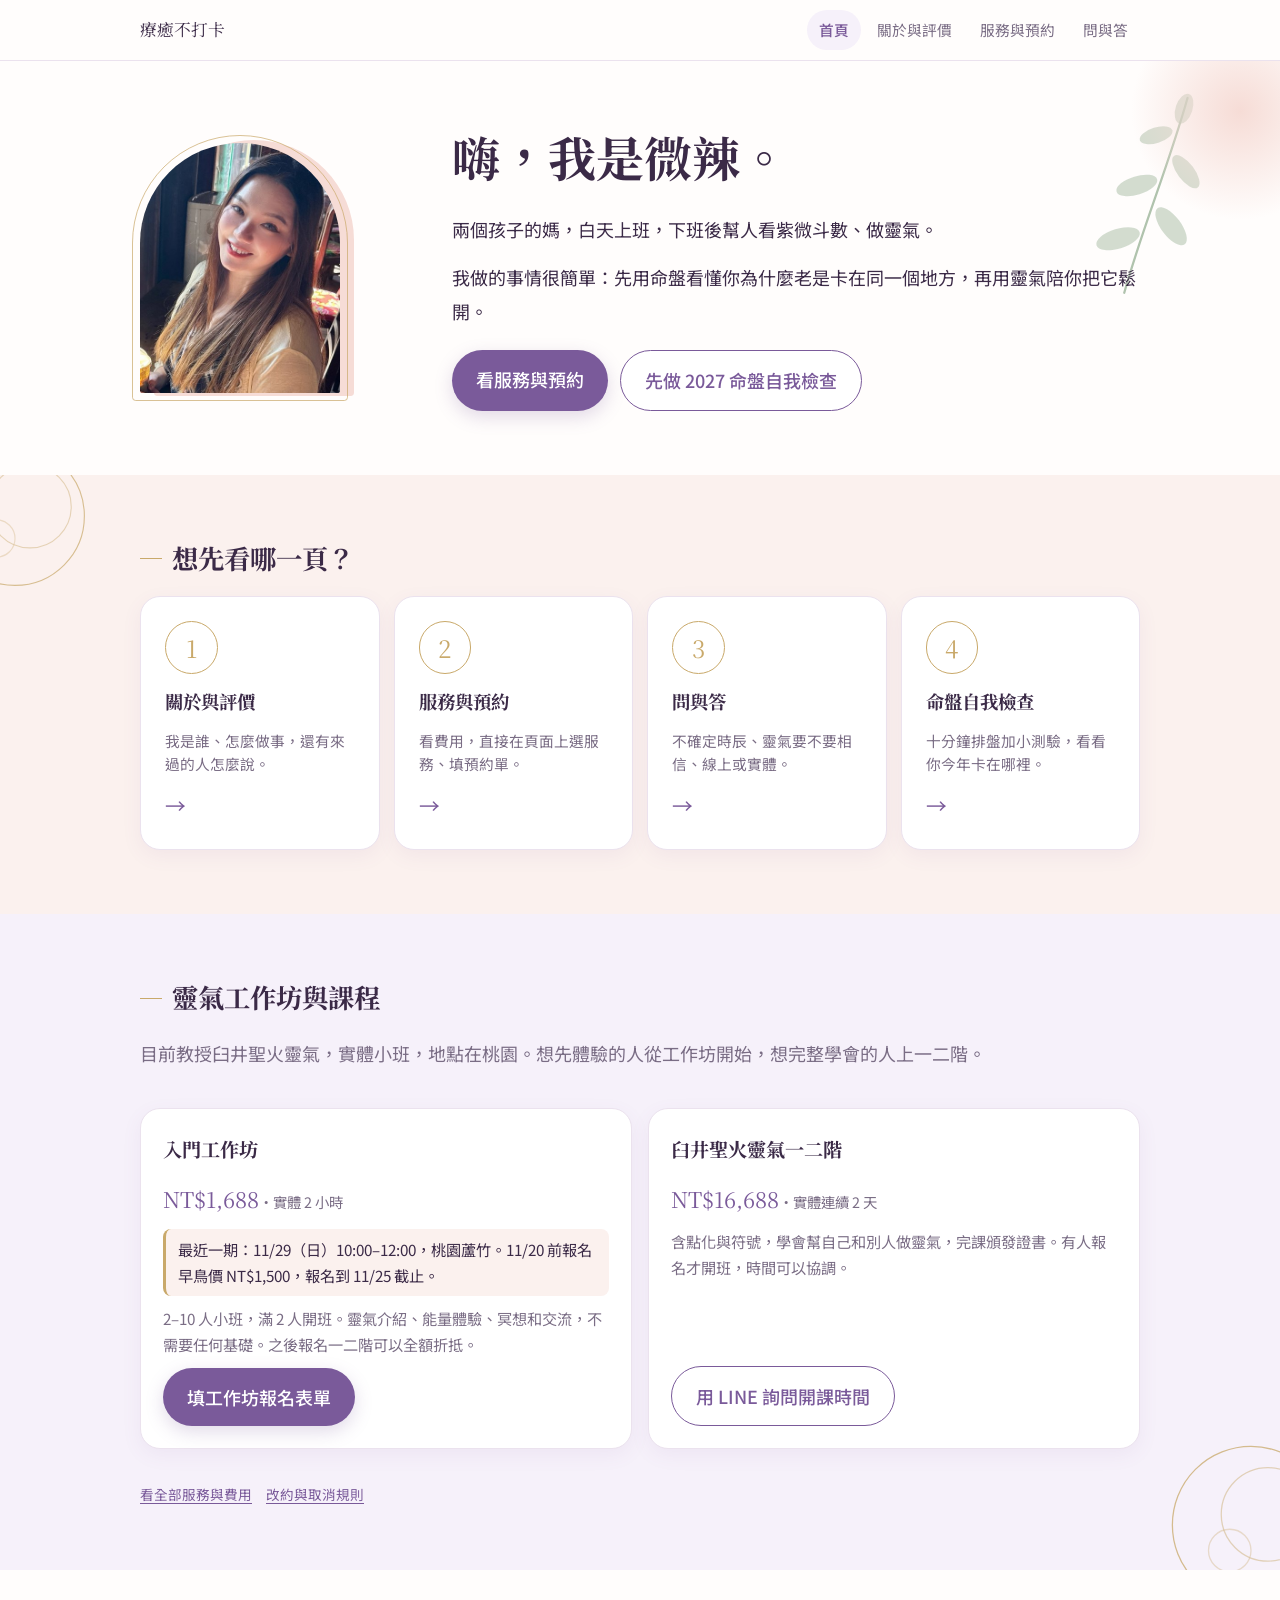
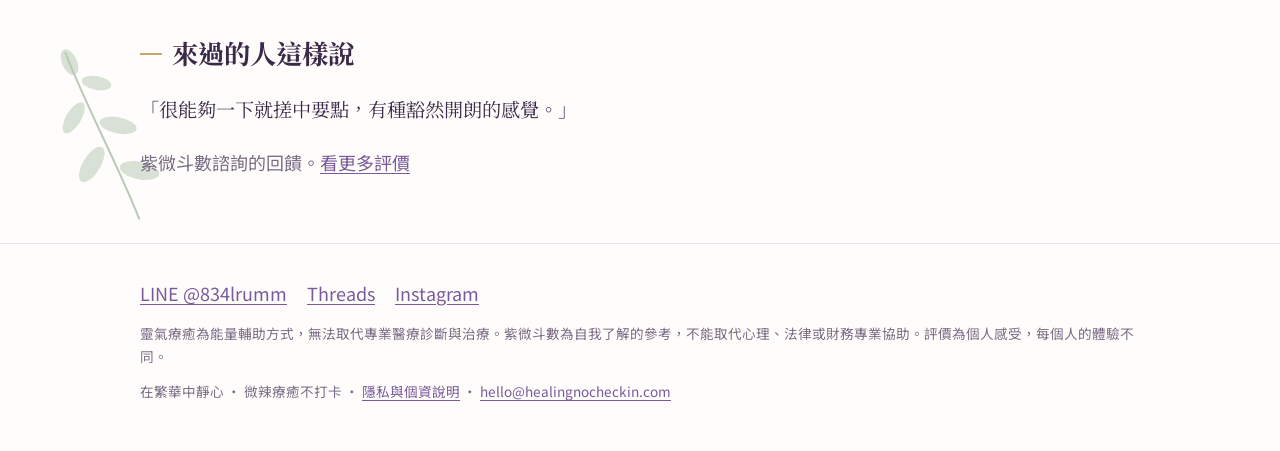
<file: index.html>
<!DOCTYPE html>
<html lang="zh-Hant">
<head>
<script>if(location.hostname.endsWith("github.io")){location.replace("https://healingnocheckin.com"+location.pathname.replace(/^\/vera-healingnocheckin/,"")+location.search+location.hash);}</script>
<meta charset="utf-8">
<meta name="viewport" content="width=device-width, initial-scale=1">
<title>微辣｜療癒不打卡</title>
<meta name="description" content="微辣的紫微斗數諮詢與臼井聖火靈氣。先看懂自己，再把它鬆開。">
<meta property="og:title" content="微辣｜療癒不打卡">
<meta property="og:description" content="微辣的紫微斗數諮詢與臼井聖火靈氣。先看懂自己，再把它鬆開。">
<meta property="og:type" content="website">
<meta property="og:url" content="https://healingnocheckin.com/">
<meta property="og:image" content="https://healingnocheckin.com/og.jpg">
<meta property="og:image:width" content="1200">
<meta property="og:image:height" content="630">
<meta property="og:site_name" content="療癒不打卡">
<meta property="og:locale" content="zh_TW">
<meta name="twitter:card" content="summary_large_image">
<link rel="icon" type="image/png" href="favicon.png">
<link rel="apple-touch-icon" href="apple-touch-icon.png">
<link rel="preconnect" href="https://fonts.googleapis.com">
<link rel="preconnect" href="https://fonts.gstatic.com" crossorigin>
<link href="https://fonts.googleapis.com/css2?family=Noto+Serif+TC:wght@500;700&family=Noto+Sans+TC:wght@400;500;700&display=swap" rel="stylesheet">
<link rel="stylesheet" href="site.css">
</head>
<body>
<header class="top"><div class="wrap">
  <a class="brand" href="./">療癒不打卡</a>
  <nav class="nav" aria-label="主選單"><a href="./" aria-current="page">首頁</a><a href="about.html">關於與評價</a><a href="services.html">服務與預約</a><a href="faq.html">問與答</a></nav>
</div></header>
<main>

<section class="band hello sprig-r dot"><div class="wrap">
  <div class="portrait-wrap"><img class="portrait" src="portrait.jpg" alt="微辣在窗邊微笑" width="440" height="550"></div>
  <h1>嗨，我是微辣。</h1>
  <div class="stack">
    <p>兩個孩子的媽，白天上班，下班後幫人看紫微斗數、做靈氣。</p>
    <p>我做的事情很簡單：先用命盤看懂你為什麼老是卡在同一個地方，再用靈氣陪你把它鬆開。</p>
  </div>
  <div class="row">
    <a class="btn" href="services.html">看服務與預約</a>
    <a class="btn quiet" href="check/">先做 2027 命盤自我檢查</a>
  </div>
</div></section>

<section class="band pink rings-l"><div class="wrap">
  <h2>想先看哪一頁？</h2>
  <div class="doors">
    <a class="door" href="about.html"><span class="no">1</span><b>關於與評價</b><span class="d">我是誰、怎麼做事，還有來過的人怎麼說。</span><span class="go" aria-hidden="true">→</span></a>
    <a class="door" href="services.html"><span class="no">2</span><b>服務與預約</b><span class="d">看費用，直接在頁面上選服務、填預約單。</span><span class="go" aria-hidden="true">→</span></a>
    <a class="door" href="faq.html"><span class="no">3</span><b>問與答</b><span class="d">不確定時辰、靈氣要不要相信、線上或實體。</span><span class="go" aria-hidden="true">→</span></a>
    <a class="door" href="check/"><span class="no">4</span><b>命盤自我檢查</b><span class="d">十分鐘排盤加小測驗，看看你今年卡在哪裡。</span><span class="go" aria-hidden="true">→</span></a>
  </div>
</div></section>

<section class="band lilac rings-r reveal" id="courses"><div class="wrap">
  <h2>靈氣工作坊與課程</h2>
  <p class="mute">目前教授臼井聖火靈氣，實體小班，地點在桃園。想先體驗的人從工作坊開始，想完整學會的人上一二階。</p>
  <div class="courses">
    <div class="course">
      <b>入門工作坊</b>
      <p class="price">NT$1,688<span>・實體 2 小時</span></p>
      <p class="next">最近一期：11/29（日）10:00–12:00，桃園蘆竹。11/20 前報名早鳥價 NT$1,500，報名到 11/25 截止。</p>
      <p class="d">2–10 人小班，滿 2 人開班。靈氣介紹、能量體驗、冥想和交流，不需要任何基礎。之後報名一二階可以全額折抵。</p>
      <a class="btn" href="https://forms.gle/31xfHaLxk3f94HTD6" target="_blank" rel="noopener">填工作坊報名表單</a>
    </div>
    <div class="course">
      <b>臼井聖火靈氣一二階</b>
      <p class="price">NT$16,688<span>・實體連續 2 天</span></p>
      <p class="d">含點化與符號，學會幫自己和別人做靈氣，完課頒發證書。有人報名才開班，時間可以協調。</p>
      <a class="btn quiet" href="https://lin.ee/IuBJs3j" target="_blank" rel="noopener">用 LINE 詢問開課時間</a>
    </div>
  </div>
  <p class="fine"><a href="services.html">看全部服務與費用</a>　<a href="services.html#policy">改約與取消規則</a></p>
</div></section>

<section class="band sprig-l reveal"><div class="wrap">
  <h2>來過的人這樣說</h2>
  <p class="quote">「很能夠一下就搓中要點，有種豁然開朗的感覺。」</p>
  <p class="mute">紫微斗數諮詢的回饋。<a href="about.html#voices">看更多評價</a></p>
</div></section>

</main>
<footer><div class="wrap">
  <p class="social">
    <a href="https://lin.ee/IuBJs3j" target="_blank" rel="noopener">LINE @834lrumm</a>
    <a href="https://www.threads.com/@vera_healingnocheckin" target="_blank" rel="noopener">Threads</a>
    <a href="https://www.instagram.com/vera_healingnocheckin" target="_blank" rel="noopener">Instagram</a>
  </p>
  <p class="fine">靈氣療癒為能量輔助方式，無法取代專業醫療診斷與治療。紫微斗數為自我了解的參考，不能取代心理、法律或財務專業協助。評價為個人感受，每個人的體驗不同。</p>
  <p class="fine">在繁華中靜心 · 微辣療癒不打卡 · <a href="privacy.html">隱私與個資說明</a> · <a href="mailto:hello@healingnocheckin.com">hello@healingnocheckin.com</a></p>
</div></footer>

<script>
(function(){
  if(!("IntersectionObserver" in window)) return;
  if(window.matchMedia && window.matchMedia("(prefers-reduced-motion: reduce)").matches) return;
  var io=new IntersectionObserver(function(es){es.forEach(function(e){if(e.isIntersecting){e.target.classList.remove("pre");io.unobserve(e.target);}});},{threshold:.08});
  Array.prototype.forEach.call(document.querySelectorAll(".reveal"),function(el){
    if(el.getBoundingClientRect().top>window.innerHeight*0.9){el.classList.add("pre");io.observe(el);}
  });
})();
</script>
</body>
</html>
</file>
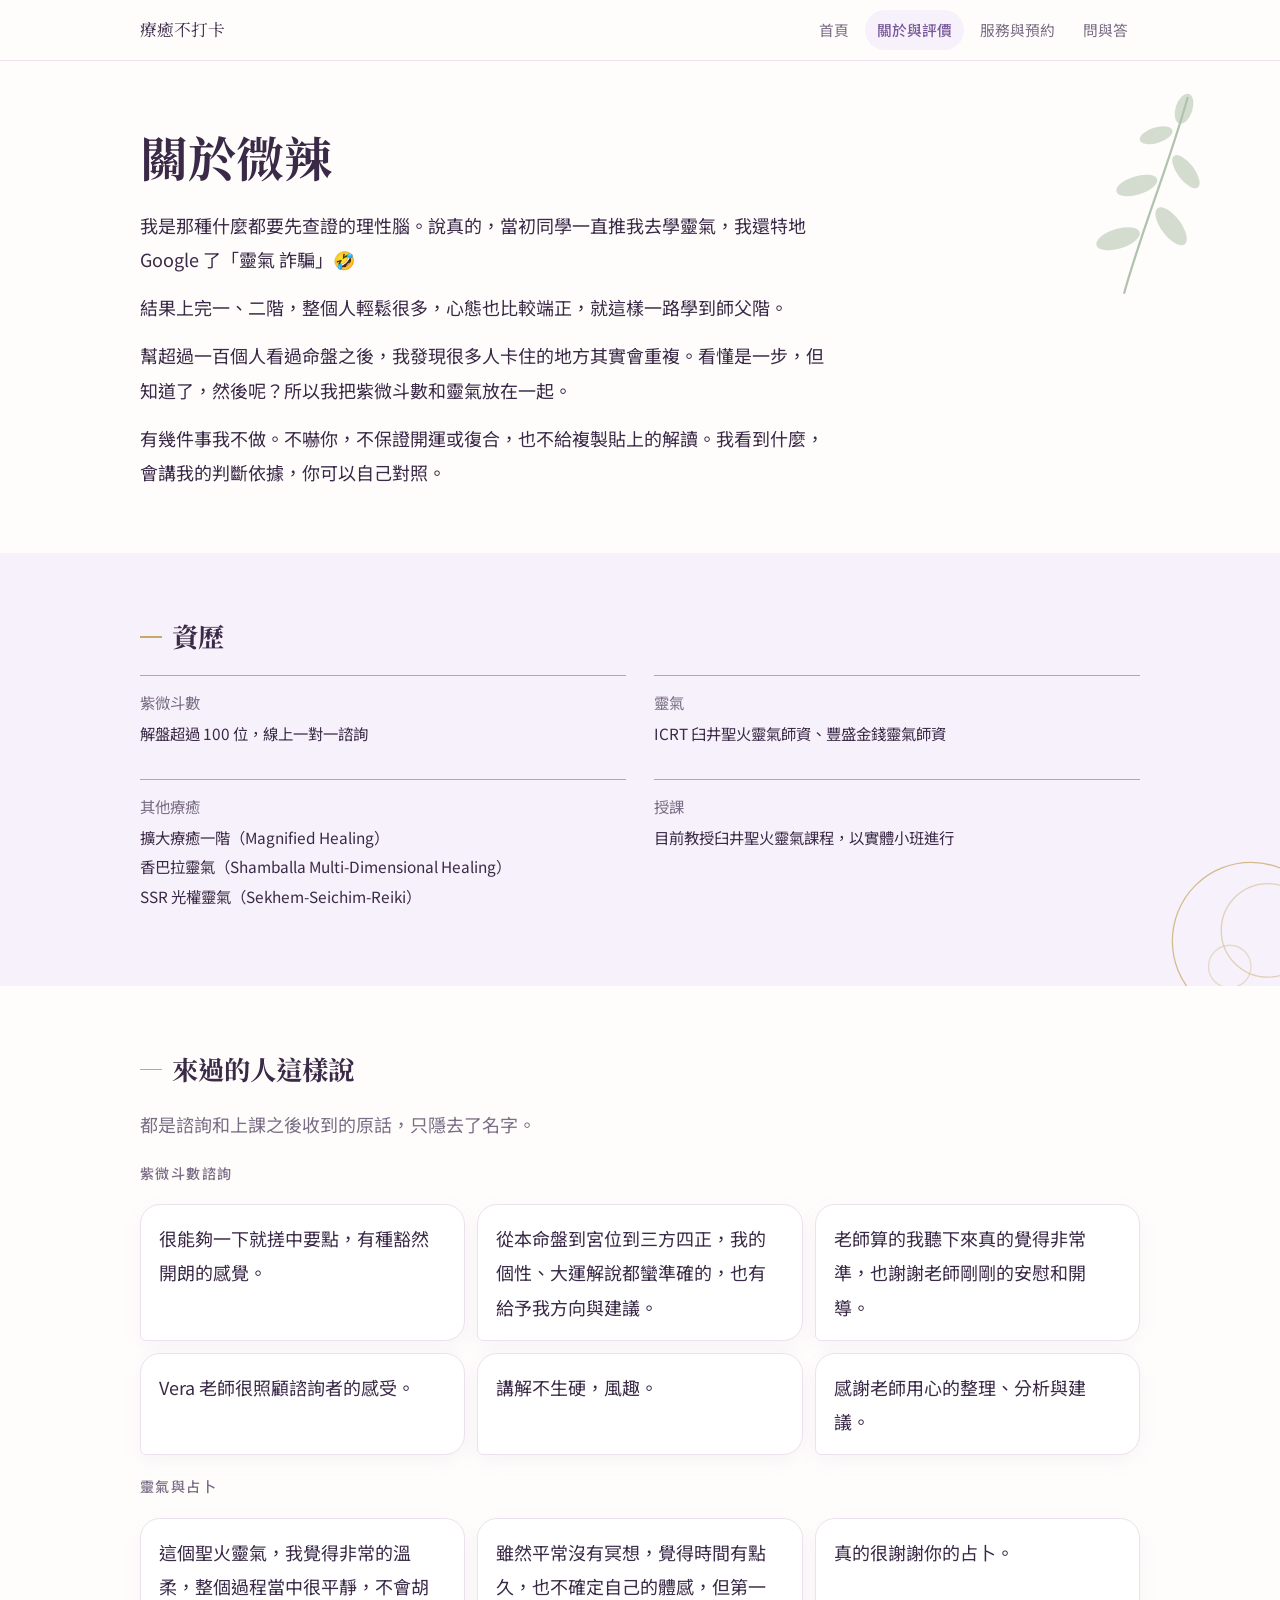
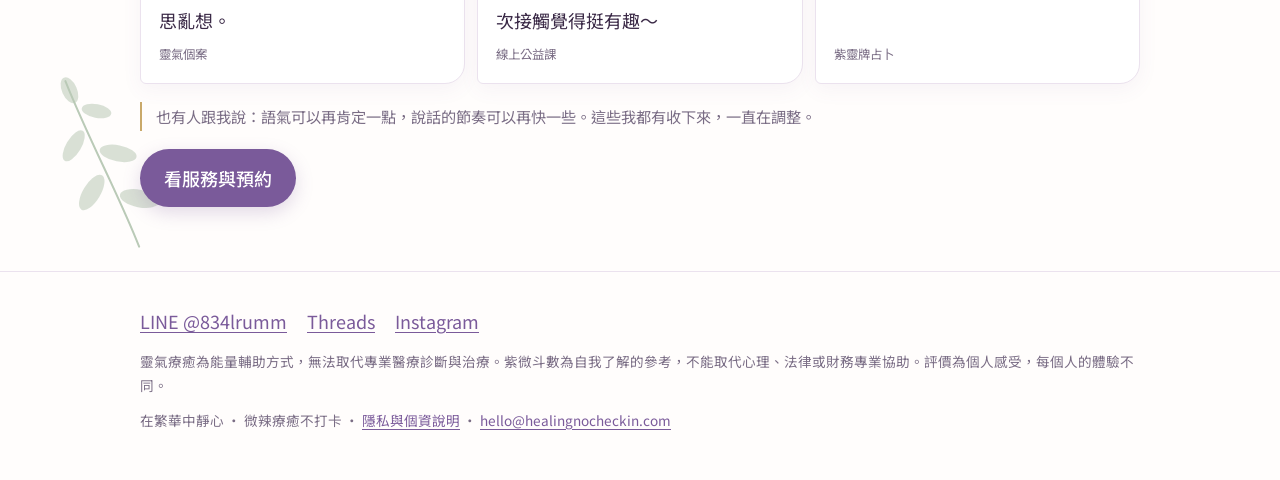
<file: about.html>
<!DOCTYPE html>
<html lang="zh-Hant">
<head>
<script>if(location.hostname.endsWith("github.io")){location.replace("https://healingnocheckin.com"+location.pathname.replace(/^\/vera-healingnocheckin/,"")+location.search+location.hash);}</script>
<meta charset="utf-8">
<meta name="viewport" content="width=device-width, initial-scale=1">
<title>關於與評價｜微辣療癒不打卡</title>
<meta name="description" content="微辣是誰、怎麼做事，以及來過的人留下的真實回饋。">
<meta property="og:title" content="關於與評價｜微辣療癒不打卡">
<meta property="og:description" content="微辣是誰、怎麼做事，以及來過的人留下的真實回饋。">
<meta property="og:type" content="website">
<meta property="og:url" content="https://healingnocheckin.com/about.html">
<meta property="og:image" content="https://healingnocheckin.com/og.jpg">
<meta property="og:image:width" content="1200">
<meta property="og:image:height" content="630">
<meta property="og:site_name" content="療癒不打卡">
<meta property="og:locale" content="zh_TW">
<meta name="twitter:card" content="summary_large_image">
<link rel="icon" type="image/png" href="favicon.png">
<link rel="apple-touch-icon" href="apple-touch-icon.png">
<link rel="preconnect" href="https://fonts.googleapis.com">
<link rel="preconnect" href="https://fonts.gstatic.com" crossorigin>
<link href="https://fonts.googleapis.com/css2?family=Noto+Serif+TC:wght@500;700&family=Noto+Sans+TC:wght@400;500;700&display=swap" rel="stylesheet">
<link rel="stylesheet" href="site.css">
</head>
<body>
<header class="top"><div class="wrap">
  <a class="brand" href="./">療癒不打卡</a>
  <nav class="nav" aria-label="主選單"><a href="./">首頁</a><a href="about.html" aria-current="page">關於與評價</a><a href="services.html">服務與預約</a><a href="faq.html">問與答</a></nav>
</div></header>
<main>

<section class="band sprig-r"><div class="wrap">
  <h1>關於微辣</h1>
  <div class="stack">
    <p>我是那種什麼都要先查證的理性腦。說真的，當初同學一直推我去學靈氣，我還特地 Google 了「靈氣 詐騙」🤣</p>
    <p>結果上完一、二階，整個人輕鬆很多，心態也比較端正，就這樣一路學到師父階。</p>
    <p>幫超過一百個人看過命盤之後，我發現很多人卡住的地方其實會重複。看懂是一步，但知道了，然後呢？所以我把紫微斗數和靈氣放在一起。</p>
    <p>有幾件事我不做。不嚇你，不保證開運或復合，也不給複製貼上的解讀。我看到什麼，會講我的判斷依據，你可以自己對照。</p>
  </div>
</div></section>

<section class="band lilac rings-r reveal"><div class="wrap">
  <h2>資歷</h2>
  <dl class="creds">
    <div><dt>紫微斗數</dt><dd>解盤超過 100 位，線上一對一諮詢</dd></div>
    <div><dt>靈氣</dt><dd>ICRT 臼井聖火靈氣師資、豐盛金錢靈氣師資</dd></div>
    <div><dt>其他療癒</dt><dd>擴大療癒一階（Magnified Healing）<br>香巴拉靈氣（Shamballa Multi-Dimensional Healing）<br>SSR 光權靈氣（Sekhem-Seichim-Reiki）</dd></div>
    <div><dt>授課</dt><dd>目前教授臼井聖火靈氣課程，以實體小班進行</dd></div>
  </dl>
</div></section>

<section class="band sprig-l reveal" id="voices"><div class="wrap">
  <h2>來過的人這樣說</h2>
  <p class="mute">都是諮詢和上課之後收到的原話，只隱去了名字。</p>
  <h3 class="sub">紫微斗數諮詢</h3>
  <div class="voices">
    <div class="voice"><p>很能夠一下就搓中要點，有種豁然開朗的感覺。</p></div>
    <div class="voice"><p>從本命盤到宮位到三方四正，我的個性、大運解說都蠻準確的，也有給予我方向與建議。</p></div>
    <div class="voice"><p>老師算的我聽下來真的覺得非常準，也謝謝老師剛剛的安慰和開導。</p></div>
    <div class="voice"><p>Vera 老師很照顧諮詢者的感受。</p></div>
    <div class="voice"><p>講解不生硬，風趣。</p></div>
    <div class="voice"><p>感謝老師用心的整理、分析與建議。</p></div>
  </div>
  <h3 class="sub">靈氣與占卜</h3>
  <div class="voices">
    <div class="voice"><p>這個聖火靈氣，我覺得非常的溫柔，整個過程當中很平靜，不會胡思亂想。</p><span>靈氣個案</span></div>
    <div class="voice"><p>雖然平常沒有冥想，覺得時間有點久，也不確定自己的體感，但第一次接觸覺得挺有趣～</p><span>線上公益課</span></div>
    <div class="voice"><p>真的很謝謝你的占卜。</p><span>紫靈牌占卜</span></div>
  </div>
  <p class="note">也有人跟我說：語氣可以再肯定一點，說話的節奏可以再快一些。這些我都有收下來，一直在調整。</p>
  <div class="row"><a class="btn" href="services.html">看服務與預約</a></div>
</div></section>

</main>
<footer><div class="wrap">
  <p class="social">
    <a href="https://lin.ee/IuBJs3j" target="_blank" rel="noopener">LINE @834lrumm</a>
    <a href="https://www.threads.com/@vera_healingnocheckin" target="_blank" rel="noopener">Threads</a>
    <a href="https://www.instagram.com/vera_healingnocheckin" target="_blank" rel="noopener">Instagram</a>
  </p>
  <p class="fine">靈氣療癒為能量輔助方式，無法取代專業醫療診斷與治療。紫微斗數為自我了解的參考，不能取代心理、法律或財務專業協助。評價為個人感受，每個人的體驗不同。</p>
  <p class="fine">在繁華中靜心 · 微辣療癒不打卡 · <a href="privacy.html">隱私與個資說明</a> · <a href="mailto:hello@healingnocheckin.com">hello@healingnocheckin.com</a></p>
</div></footer>

<script>
(function(){
  if(!("IntersectionObserver" in window)) return;
  if(window.matchMedia && window.matchMedia("(prefers-reduced-motion: reduce)").matches) return;
  var io=new IntersectionObserver(function(es){es.forEach(function(e){if(e.isIntersecting){e.target.classList.remove("pre");io.unobserve(e.target);}});},{threshold:.08});
  Array.prototype.forEach.call(document.querySelectorAll(".reveal"),function(el){
    if(el.getBoundingClientRect().top>window.innerHeight*0.9){el.classList.add("pre");io.observe(el);}
  });
})();
</script>
</body>
</html>
</file>
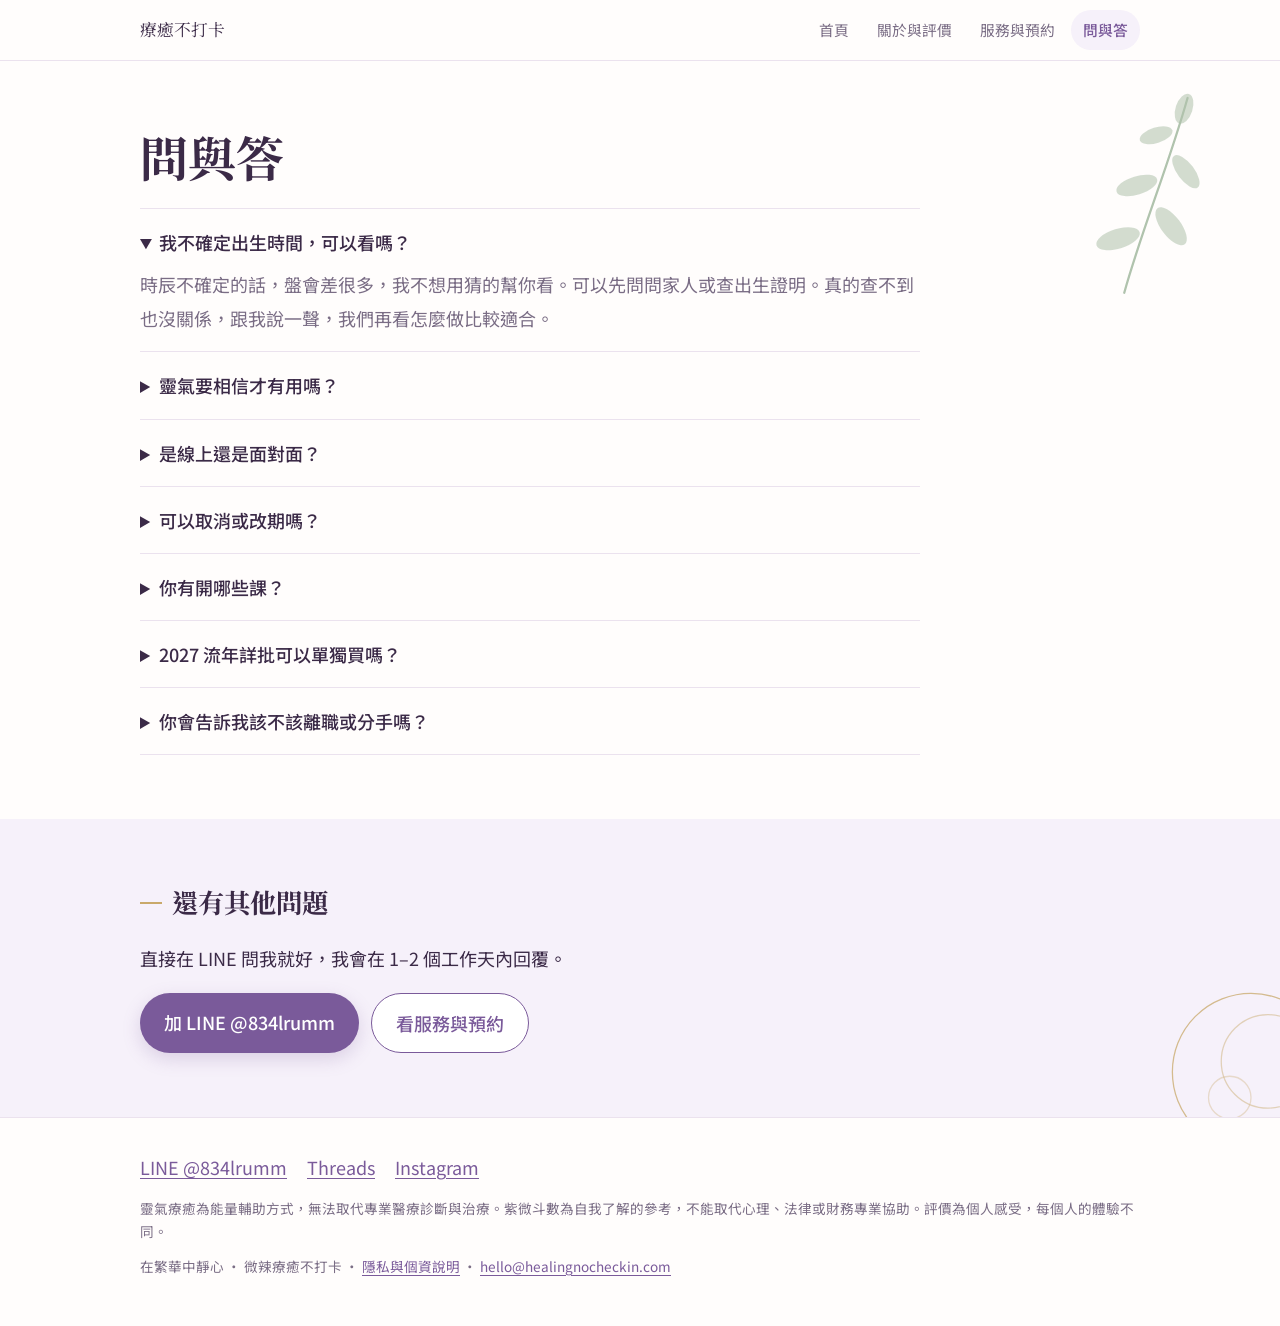
<file: faq.html>
<!DOCTYPE html>
<html lang="zh-Hant">
<head>
<script>if(location.hostname.endsWith("github.io")){location.replace("https://healingnocheckin.com"+location.pathname.replace(/^\/vera-healingnocheckin/,"")+location.search+location.hash);}</script>
<meta charset="utf-8">
<meta name="viewport" content="width=device-width, initial-scale=1">
<title>問與答｜微辣療癒不打卡</title>
<meta name="description" content="關於出生時間、靈氣、上課方式與流年詳批的常見問題。">
<meta property="og:title" content="問與答｜微辣療癒不打卡">
<meta property="og:description" content="關於出生時間、靈氣、上課方式與流年詳批的常見問題。">
<meta property="og:type" content="website">
<meta property="og:url" content="https://healingnocheckin.com/faq.html">
<meta property="og:image" content="https://healingnocheckin.com/og.jpg">
<meta property="og:image:width" content="1200">
<meta property="og:image:height" content="630">
<meta property="og:site_name" content="療癒不打卡">
<meta property="og:locale" content="zh_TW">
<meta name="twitter:card" content="summary_large_image">
<link rel="icon" type="image/png" href="favicon.png">
<link rel="apple-touch-icon" href="apple-touch-icon.png">
<link rel="preconnect" href="https://fonts.googleapis.com">
<link rel="preconnect" href="https://fonts.gstatic.com" crossorigin>
<link href="https://fonts.googleapis.com/css2?family=Noto+Serif+TC:wght@500;700&family=Noto+Sans+TC:wght@400;500;700&display=swap" rel="stylesheet">
<link rel="stylesheet" href="site.css">
</head>
<body>
<header class="top"><div class="wrap">
  <a class="brand" href="./">療癒不打卡</a>
  <nav class="nav" aria-label="主選單"><a href="./">首頁</a><a href="about.html">關於與評價</a><a href="services.html">服務與預約</a><a href="faq.html" aria-current="page">問與答</a></nav>
</div></header>
<main>

<section class="band sprig-r"><div class="wrap">
  <h1>問與答</h1>
  <div class="faq">
    <details open><summary>我不確定出生時間，可以看嗎？</summary><p>時辰不確定的話，盤會差很多，我不想用猜的幫你看。可以先問問家人或查出生證明。真的查不到也沒關係，跟我說一聲，我們再看怎麼做比較適合。</p></details>
    <details><summary>靈氣要相信才有用嗎？</summary><p>不用信什麼，手放著、慢慢呼吸就好。我自己一開始也很懷疑。靈氣是陪伴和放鬆，不能取代看醫生。</p></details>
    <details><summary>是線上還是面對面？</summary><p>紫微諮詢是線上，住哪裡都可以。靈氣個案有遠距和實體兩種。</p></details>
    <details><summary>可以取消或改期嗎？</summary><p>服務或開課 24 小時以前通知，可以改約一次；24 小時內取消或未到，視為已使用，不再改約。未滿人數不開班，或因我這邊的原因取消，你可以選擇保留到下一梯次，或全額退費。詳細請看<a href="services.html#policy">改約與取消</a>。</p></details>
    <details><summary>你有開哪些課？</summary><p>目前教授的是臼井聖火靈氣課程，包含入門工作坊和一二階，以實體小班進行，地點在桃園。</p></details>
    <details><summary>2027 流年詳批可以單獨買嗎？</summary><p>流年詳批是加購項目，要搭配個案基本諮詢、紫微×靈氣整合、關係導航或雙人合盤一起預約。先看懂你的盤，流年才看得準。雙人合盤是兩位的流年，加購價為兩倍。</p></details>
    <details><summary>你會告訴我該不該離職或分手嗎？</summary><p>我不會替你決定。我會告訴你命盤上看到的模式、今年要注意的地方，還有你可以怎麼檢查自己的選擇。</p></details>
  </div>
</div></section>

<section class="band lilac rings-r reveal"><div class="wrap">
  <h2>還有其他問題</h2>
  <p>直接在 LINE 問我就好，我會在 1–2 個工作天內回覆。</p>
  <div class="row">
    <a class="btn" href="https://lin.ee/IuBJs3j" target="_blank" rel="noopener">加 LINE @834lrumm</a>
    <a class="btn quiet" href="services.html">看服務與預約</a>
  </div>
</div></section>

</main>
<footer><div class="wrap">
  <p class="social">
    <a href="https://lin.ee/IuBJs3j" target="_blank" rel="noopener">LINE @834lrumm</a>
    <a href="https://www.threads.com/@vera_healingnocheckin" target="_blank" rel="noopener">Threads</a>
    <a href="https://www.instagram.com/vera_healingnocheckin" target="_blank" rel="noopener">Instagram</a>
  </p>
  <p class="fine">靈氣療癒為能量輔助方式，無法取代專業醫療診斷與治療。紫微斗數為自我了解的參考，不能取代心理、法律或財務專業協助。評價為個人感受，每個人的體驗不同。</p>
  <p class="fine">在繁華中靜心 · 微辣療癒不打卡 · <a href="privacy.html">隱私與個資說明</a> · <a href="mailto:hello@healingnocheckin.com">hello@healingnocheckin.com</a></p>
</div></footer>

<script>
(function(){
  if(!("IntersectionObserver" in window)) return;
  if(window.matchMedia && window.matchMedia("(prefers-reduced-motion: reduce)").matches) return;
  var io=new IntersectionObserver(function(es){es.forEach(function(e){if(e.isIntersecting){e.target.classList.remove("pre");io.unobserve(e.target);}});},{threshold:.08});
  Array.prototype.forEach.call(document.querySelectorAll(".reveal"),function(el){
    if(el.getBoundingClientRect().top>window.innerHeight*0.9){el.classList.add("pre");io.observe(el);}
  });
})();
</script>
</body>
</html>
</file>
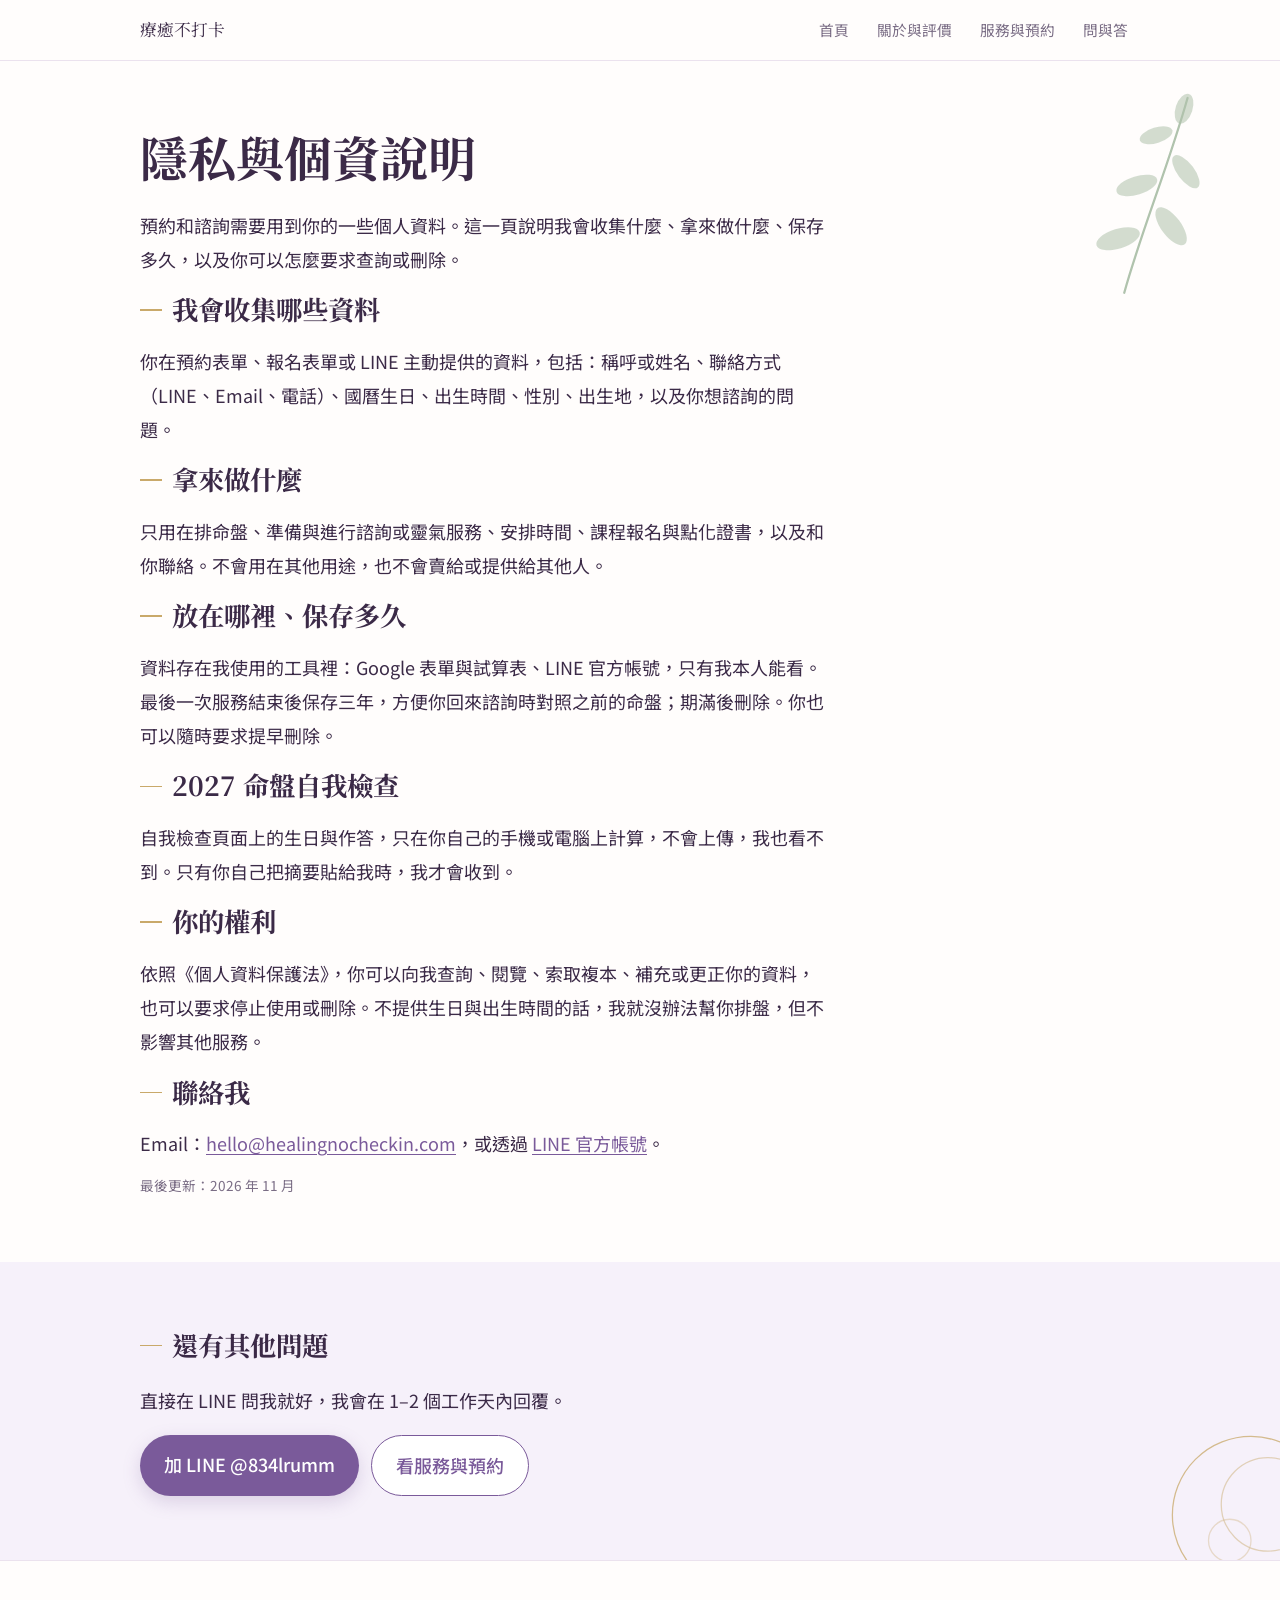
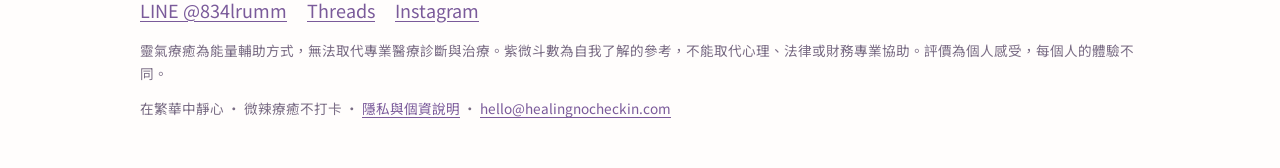
<file: privacy.html>
<!DOCTYPE html>
<html lang="zh-Hant">
<head>
<script>if(location.hostname.endsWith("github.io")){location.replace("https://healingnocheckin.com"+location.pathname.replace(/^\/vera-healingnocheckin/,"")+location.search+location.hash);}</script>
<meta charset="utf-8">
<meta name="viewport" content="width=device-width, initial-scale=1">
<title>隱私與個資說明｜微辣療癒不打卡</title>
<meta name="description" content="療癒不打卡如何收集、使用與保存你的個人資料。">
<meta property="og:title" content="隱私與個資說明｜微辣療癒不打卡">
<meta property="og:description" content="療癒不打卡如何收集、使用與保存你的個人資料。">
<meta property="og:type" content="website">
<meta property="og:url" content="https://healingnocheckin.com/privacy.html">
<meta property="og:image" content="https://healingnocheckin.com/og.jpg">
<meta property="og:image:width" content="1200">
<meta property="og:image:height" content="630">
<meta property="og:site_name" content="療癒不打卡">
<meta property="og:locale" content="zh_TW">
<meta name="twitter:card" content="summary_large_image">
<link rel="icon" type="image/png" href="favicon.png">
<link rel="apple-touch-icon" href="apple-touch-icon.png">
<link rel="preconnect" href="https://fonts.googleapis.com">
<link rel="preconnect" href="https://fonts.gstatic.com" crossorigin>
<link href="https://fonts.googleapis.com/css2?family=Noto+Serif+TC:wght@500;700&family=Noto+Sans+TC:wght@400;500;700&display=swap" rel="stylesheet">
<link rel="stylesheet" href="site.css">
</head>
<body>
<header class="top"><div class="wrap">
  <a class="brand" href="./">療癒不打卡</a>
  <nav class="nav" aria-label="主選單"><a href="./">首頁</a><a href="about.html">關於與評價</a><a href="services.html">服務與預約</a><a href="faq.html">問與答</a></nav>
</div></header>
<main>

<section class="band sprig-r"><div class="wrap">
  <h1>隱私與個資說明</h1>
  <div class="stack">
    <p>預約和諮詢需要用到你的一些個人資料。這一頁說明我會收集什麼、拿來做什麼、保存多久，以及你可以怎麼要求查詢或刪除。</p>
    <h2>我會收集哪些資料</h2>
    <p>你在預約表單、報名表單或 LINE 主動提供的資料，包括：稱呼或姓名、聯絡方式（LINE、Email、電話）、國曆生日、出生時間、性別、出生地，以及你想諮詢的問題。</p>
    <h2>拿來做什麼</h2>
    <p>只用在排命盤、準備與進行諮詢或靈氣服務、安排時間、課程報名與點化證書，以及和你聯絡。不會用在其他用途，也不會賣給或提供給其他人。</p>
    <h2>放在哪裡、保存多久</h2>
    <p>資料存在我使用的工具裡：Google 表單與試算表、LINE 官方帳號，只有我本人能看。最後一次服務結束後保存三年，方便你回來諮詢時對照之前的命盤；期滿後刪除。你也可以隨時要求提早刪除。</p>
    <h2>2027 命盤自我檢查</h2>
    <p>自我檢查頁面上的生日與作答，只在你自己的手機或電腦上計算，不會上傳，我也看不到。只有你自己把摘要貼給我時，我才會收到。</p>
    <h2>你的權利</h2>
    <p>依照《個人資料保護法》，你可以向我查詢、閱覽、索取複本、補充或更正你的資料，也可以要求停止使用或刪除。不提供生日與出生時間的話，我就沒辦法幫你排盤，但不影響其他服務。</p>
    <h2>聯絡我</h2>
    <p>Email：<a href="mailto:hello@healingnocheckin.com">hello@healingnocheckin.com</a>，或透過 <a href="https://lin.ee/IuBJs3j" target="_blank" rel="noopener">LINE 官方帳號</a>。</p>
    <p class="fine">最後更新：2026 年 11 月</p>
  </div>
</div></section>

<section class="band lilac rings-r reveal"><div class="wrap">
  <h2>還有其他問題</h2>
  <p>直接在 LINE 問我就好，我會在 1–2 個工作天內回覆。</p>
  <div class="row">
    <a class="btn" href="https://lin.ee/IuBJs3j" target="_blank" rel="noopener">加 LINE @834lrumm</a>
    <a class="btn quiet" href="services.html">看服務與預約</a>
  </div>
</div></section>

</main>
<footer><div class="wrap">
  <p class="social">
    <a href="https://lin.ee/IuBJs3j" target="_blank" rel="noopener">LINE @834lrumm</a>
    <a href="https://www.threads.com/@vera_healingnocheckin" target="_blank" rel="noopener">Threads</a>
    <a href="https://www.instagram.com/vera_healingnocheckin" target="_blank" rel="noopener">Instagram</a>
  </p>
  <p class="fine">靈氣療癒為能量輔助方式，無法取代專業醫療診斷與治療。紫微斗數為自我了解的參考，不能取代心理、法律或財務專業協助。評價為個人感受，每個人的體驗不同。</p>
  <p class="fine">在繁華中靜心 · 微辣療癒不打卡 · <a href="privacy.html">隱私與個資說明</a> · <a href="mailto:hello@healingnocheckin.com">hello@healingnocheckin.com</a></p>
</div></footer>

<script>
(function(){
  if(!("IntersectionObserver" in window)) return;
  if(window.matchMedia && window.matchMedia("(prefers-reduced-motion: reduce)").matches) return;
  var io=new IntersectionObserver(function(es){es.forEach(function(e){if(e.isIntersecting){e.target.classList.remove("pre");io.unobserve(e.target);}});},{threshold:.08});
  Array.prototype.forEach.call(document.querySelectorAll(".reveal"),function(el){
    if(el.getBoundingClientRect().top>window.innerHeight*0.9){el.classList.add("pre");io.observe(el);}
  });
})();
</script>
</body>
</html>
</file>
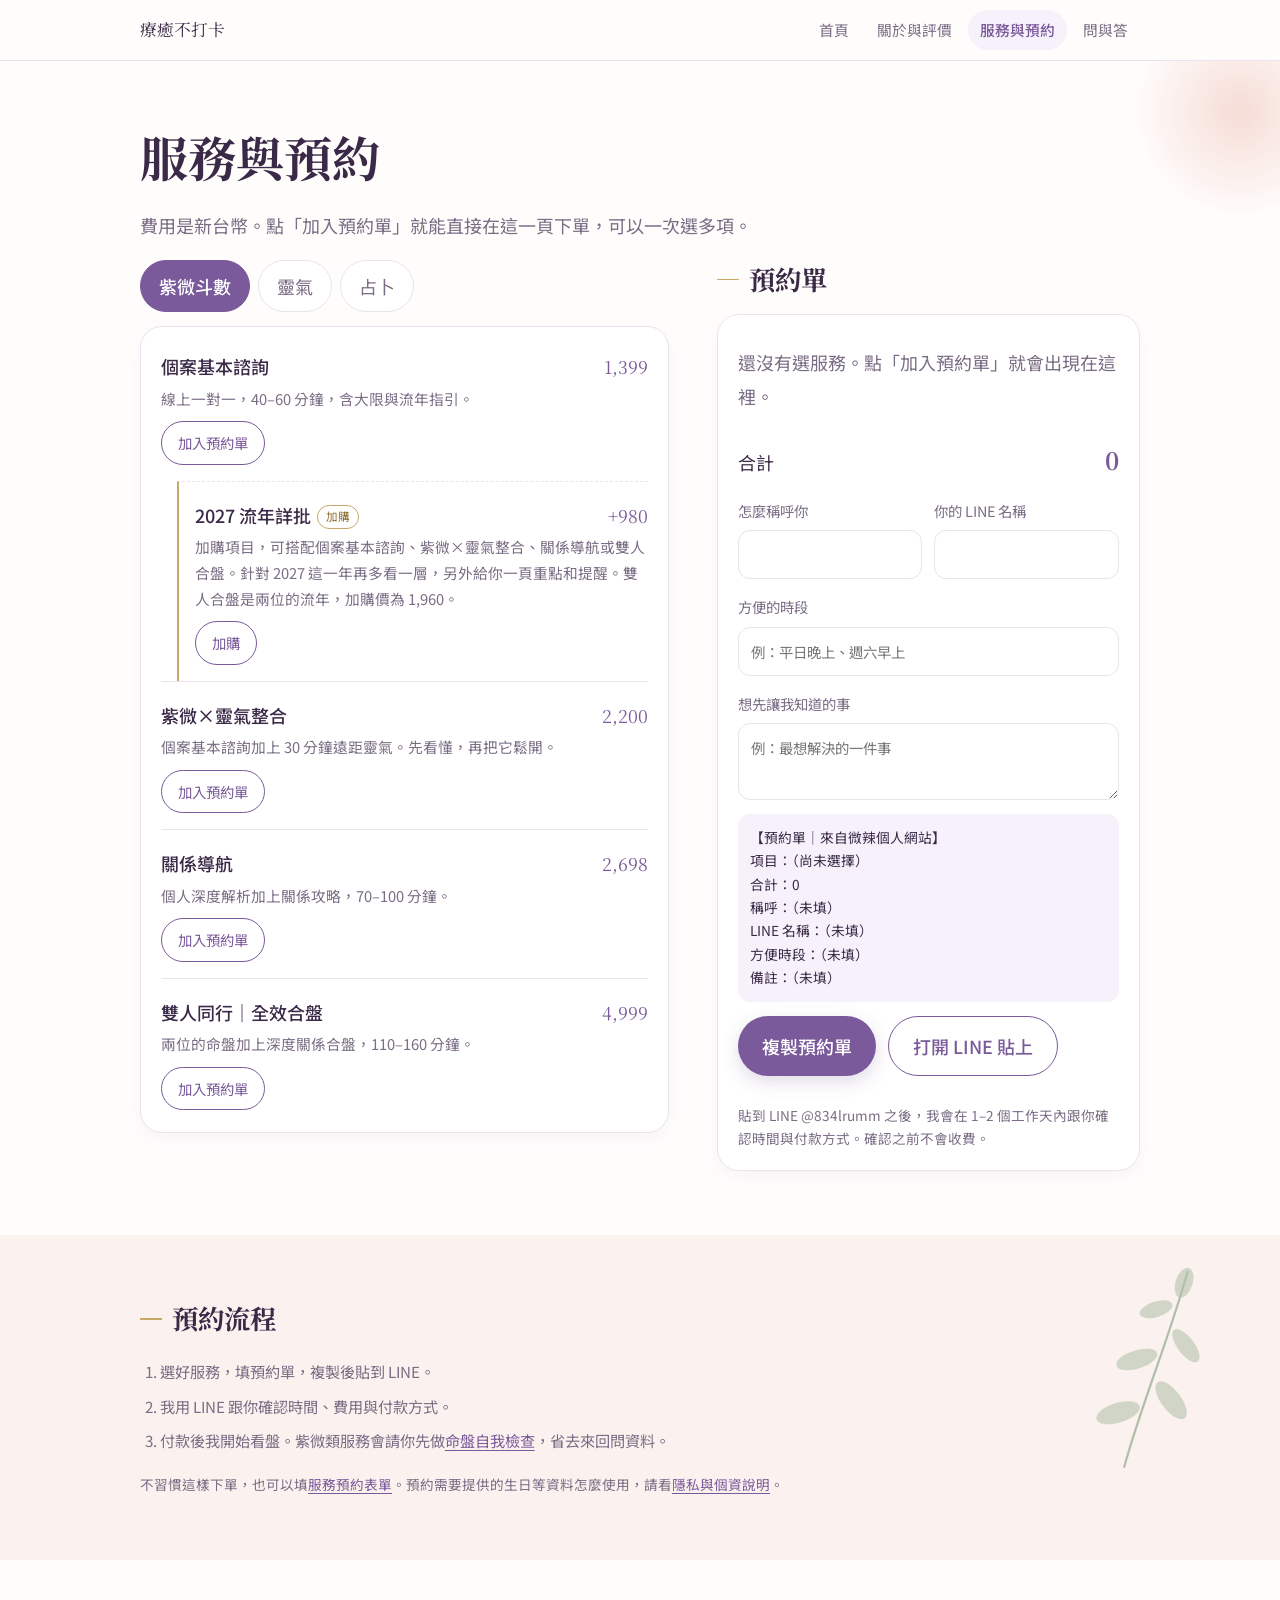
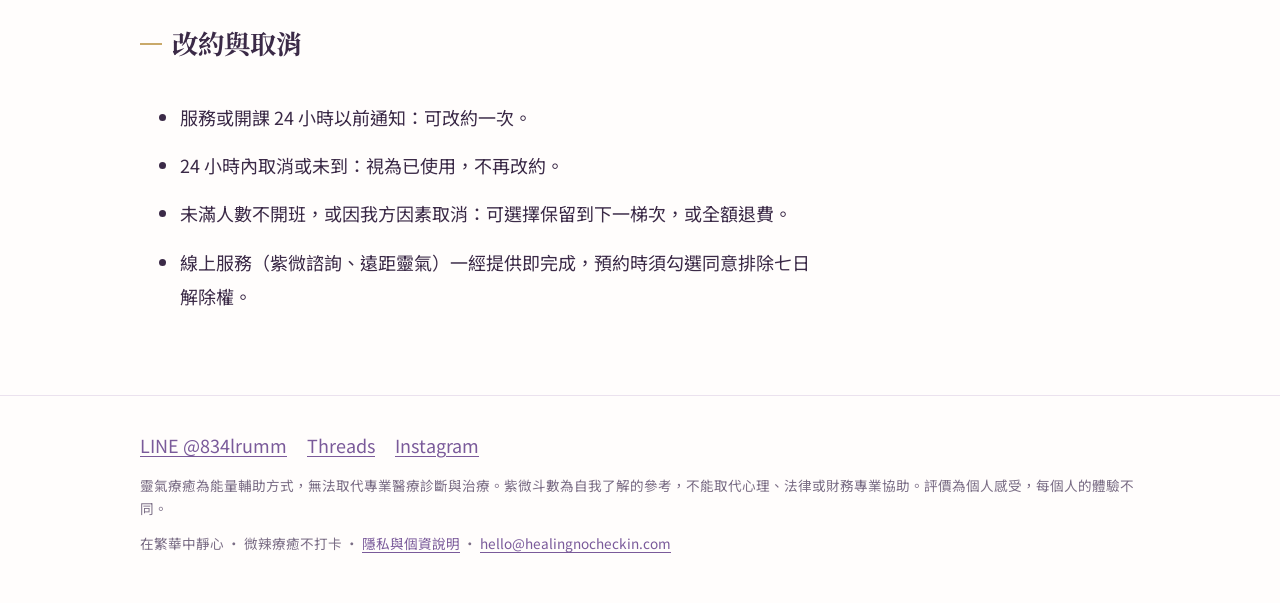
<file: services.html>
<!DOCTYPE html>
<html lang="zh-Hant">
<head>
<script>if(location.hostname.endsWith("github.io")){location.replace("https://healingnocheckin.com"+location.pathname.replace(/^\/vera-healingnocheckin/,"")+location.search+location.hash);}</script>
<meta charset="utf-8">
<meta name="viewport" content="width=device-width, initial-scale=1">
<title>服務與預約｜微辣療癒不打卡</title>
<meta name="description" content="紫微斗數諮詢、靈氣療癒與臼井聖火靈氣課程的費用，可直接在頁面上填預約單。">
<meta property="og:title" content="服務與預約｜微辣療癒不打卡">
<meta property="og:description" content="紫微斗數諮詢、靈氣療癒與臼井聖火靈氣課程的費用，可直接在頁面上填預約單。">
<meta property="og:type" content="website">
<meta property="og:url" content="https://healingnocheckin.com/services.html">
<meta property="og:image" content="https://healingnocheckin.com/og.jpg">
<meta property="og:image:width" content="1200">
<meta property="og:image:height" content="630">
<meta property="og:site_name" content="療癒不打卡">
<meta property="og:locale" content="zh_TW">
<meta name="twitter:card" content="summary_large_image">
<link rel="icon" type="image/png" href="favicon.png">
<link rel="apple-touch-icon" href="apple-touch-icon.png">
<link rel="preconnect" href="https://fonts.googleapis.com">
<link rel="preconnect" href="https://fonts.gstatic.com" crossorigin>
<link href="https://fonts.googleapis.com/css2?family=Noto+Serif+TC:wght@500;700&family=Noto+Sans+TC:wght@400;500;700&display=swap" rel="stylesheet">
<link rel="stylesheet" href="site.css">
</head>
<body>
<header class="top"><div class="wrap">
  <a class="brand" href="./">療癒不打卡</a>
  <nav class="nav" aria-label="主選單"><a href="./">首頁</a><a href="about.html">關於與評價</a><a href="services.html" aria-current="page">服務與預約</a><a href="faq.html">問與答</a></nav>
</div></header>
<main>

<section class="band dot"><div class="wrap">
  <h1>服務與預約</h1>
  <p class="mute">費用是新台幣。點「加入預約單」就能直接在這一頁下單，可以一次選多項。</p>
  <div class="shop">
    <div class="stack" style="max-width:none">
      <div class="tabs" role="tablist" aria-label="服務分類" id="tabs"></div>
      <div class="group" id="menu" role="tabpanel"></div>
    </div>
    <div class="side stack" style="max-width:none" id="order">
      <h2>預約單</h2>
      <div class="order">
        <ul class="picked" id="picked"></ul>
        <p class="total"><span>合計</span><b id="total">0</b></p>
        <div class="fields">
          <label for="oName">怎麼稱呼你<input id="oName" type="text" autocomplete="nickname"></label>
          <label for="oLine">你的 LINE 名稱<input id="oLine" type="text"></label>
        </div>
        <label for="oTime">方便的時段<input id="oTime" type="text" placeholder="例：平日晚上、週六早上"></label>
        <label for="oNote">想先讓我知道的事<textarea id="oNote" placeholder="例：最想解決的一件事"></textarea></label>
        <label class="fine" id="agreeBox" for="agree" hidden style="display:flex;gap:8px;align-items:flex-start;margin:10px 0"><input type="checkbox" id="agree" style="margin-top:.35em;flex:none"><span>我了解線上服務（紫微諮詢、遠距靈氣）一經提供即完成，同意排除七日解除權，並已閱讀<a href="#policy">改約與取消</a>規則。</span></label>
        <div class="summary" id="summary" tabindex="0"></div>
        <div class="row">
          <button class="btn" id="copy" type="button">複製預約單</button>
          <a class="btn quiet" href="https://lin.ee/IuBJs3j" target="_blank" rel="noopener">打開 LINE 貼上</a>
        </div>
        <p class="fine" id="copyMsg" role="status"></p>
        <p class="fine">貼到 LINE @834lrumm 之後，我會在 1–2 個工作天內跟你確認時間與付款方式。確認之前不會收費。</p>
      </div>
    </div>
  </div>
</div></section>

<section class="band pink sprig-r reveal"><div class="wrap">
  <h2>預約流程</h2>
  <ol class="how">
    <li>選好服務，填預約單，複製後貼到 LINE。</li>
    <li>我用 LINE 跟你確認時間、費用與付款方式。</li>
    <li>付款後我開始看盤。紫微類服務會請你先做<a href="check/">命盤自我檢查</a>，省去來回問資料。</li>
  </ol>
  <p class="fine">不習慣這樣下單，也可以填<a href="https://forms.gle/MWyL1mT33U6HLFRHA" target="_blank" rel="noopener">服務預約表單</a>。預約需要提供的生日等資料怎麼使用，請看<a href="privacy.html">隱私與個資說明</a>。</p>
</div></section>

<section class="band reveal" id="policy"><div class="wrap">
  <h2>改約與取消</h2>
  <ul class="stack">
    <li>服務或開課 24 小時以前通知：可改約一次。</li>
    <li>24 小時內取消或未到：視為已使用，不再改約。</li>
    <li>未滿人數不開班，或因我方因素取消：可選擇保留到下一梯次，或全額退費。</li>
    <li>線上服務（紫微諮詢、遠距靈氣）一經提供即完成，預約時須勾選同意排除七日解除權。</li>
  </ul>
</div></section>
<div class="bar" id="bar" hidden><a href="#order"><span id="barText"></span><span>去填預約單 →</span></a></div>

</main>
<footer><div class="wrap">
  <p class="social">
    <a href="https://lin.ee/IuBJs3j" target="_blank" rel="noopener">LINE @834lrumm</a>
    <a href="https://www.threads.com/@vera_healingnocheckin" target="_blank" rel="noopener">Threads</a>
    <a href="https://www.instagram.com/vera_healingnocheckin" target="_blank" rel="noopener">Instagram</a>
  </p>
  <p class="fine">靈氣療癒為能量輔助方式，無法取代專業醫療診斷與治療。紫微斗數為自我了解的參考，不能取代心理、法律或財務專業協助。評價為個人感受，每個人的體驗不同。</p>
  <p class="fine">在繁華中靜心 · 微辣療癒不打卡 · <a href="privacy.html">隱私與個資說明</a> · <a href="mailto:hello@healingnocheckin.com">hello@healingnocheckin.com</a></p>
</div></footer>
<script src="order.js"></script>
<script>
(function(){
  if(!("IntersectionObserver" in window)) return;
  if(window.matchMedia && window.matchMedia("(prefers-reduced-motion: reduce)").matches) return;
  var io=new IntersectionObserver(function(es){es.forEach(function(e){if(e.isIntersecting){e.target.classList.remove("pre");io.unobserve(e.target);}});},{threshold:.08});
  Array.prototype.forEach.call(document.querySelectorAll(".reveal"),function(el){
    if(el.getBoundingClientRect().top>window.innerHeight*0.9){el.classList.add("pre");io.observe(el);}
  });
})();
</script>
</body>
</html>
</file>
<file: site.css>
:root{
  /* 版面：白底多頁式網站。每個區塊換一種淡色帶（白、淡粉、淡紫），角落配鼠尾草綠的枝葉與金色細圈，位置每區不同。 */
  color-scheme: light;
  --paper:#fffdfc;
  --ink:#3b2a47;
  --mute:#7a6d85;
  --line:#ebe2ee;
  --plum:#7a5a9a;
  --pink:#fbf1ee;
  --lilac:#f6f1fa;
  --gold:#c9a96a;
  --sage:#9db59a;
  --font-display:"Noto Serif TC","Songti TC","PMingLiU",serif;
  --font-body:"Noto Sans TC","PingFang TC","Microsoft JhengHei",sans-serif;
}
*{box-sizing:border-box}
html{scroll-behavior:smooth;scroll-padding-top:72px}
html,body{margin:0}
body{background:var(--paper);color:var(--ink);font-family:var(--font-body);font-size:17px;line-height:1.9;overflow-x:hidden}
p{margin:0}
a{color:var(--plum);text-underline-offset:3px}
:focus-visible{outline:2px solid var(--plum);outline-offset:3px}
h1,h2{margin:0;font-family:var(--font-display);font-weight:700;text-wrap:balance}
h1{font-size:clamp(1.9rem,7vw,2.5rem);line-height:1.35}
h2{font-size:1.4rem;line-height:1.5}
h3{margin:0;font-size:1.05rem}
.mute{color:var(--mute)}
.fine{font-size:.85rem;color:var(--mute);line-height:1.7}
.wrap{max-width:680px;margin:0 auto;padding:0 22px;position:relative;z-index:1}
.stack{display:flex;flex-direction:column;gap:14px}
.row{display:flex;gap:12px;flex-wrap:wrap}

/* 上方選單 */
.top{position:sticky;top:0;z-index:5;background:rgba(255,253,252,.94);border-bottom:1px solid var(--line)}
.top .wrap{display:flex;justify-content:space-between;align-items:center;gap:6px 16px;flex-wrap:wrap;padding-top:10px;padding-bottom:10px}
.brand{font-family:var(--font-display);color:var(--ink);text-decoration:none;font-size:1.05rem}
.nav{display:flex;gap:4px;flex-wrap:wrap}
.nav a{color:var(--mute);text-decoration:none;font-size:.92rem;padding:6px 12px;border-radius:999px}
.nav a[aria-current=page]{background:var(--lilac);color:var(--plum);font-weight:500}

/* 色帶與圖案 */
.band{position:relative;padding:44px 0;overflow:hidden}
.band>.wrap{display:flex;flex-direction:column;gap:18px}
.band.pink{background:var(--pink)}
.band.lilac{background:var(--lilac)}
.band::before,.band::after{content:"";position:absolute;pointer-events:none;background-repeat:no-repeat;background-size:contain}
.band.sprig-r::before{background-image:url("data:image/svg+xml,%3Csvg xmlns='http://www.w3.org/2000/svg' viewBox='0 0 120 160'%3E%3Cpath d='M60 155 C58 110 62 60 60 10' fill='none' stroke='%239db59a' stroke-width='1.6' stroke-linecap='round'/%3E%3Cg fill='%239db59a' fill-opacity='.55'%3E%3Cellipse cx='44' cy='120' rx='16' ry='7' transform='rotate(-35 44 120)'/%3E%3Cellipse cx='77' cy='100' rx='16' ry='7' transform='rotate(35 77 100)'/%3E%3Cellipse cx='45' cy='80' rx='15' ry='6.5' transform='rotate(-35 45 80)'/%3E%3Cellipse cx='75' cy='60' rx='14' ry='6' transform='rotate(35 75 60)'/%3E%3Cellipse cx='47' cy='42' rx='12' ry='5.5' transform='rotate(-35 47 42)'/%3E%3Cellipse cx='60' cy='18' rx='6' ry='11'/%3E%3C/g%3E%3C/svg%3E");width:84px;height:112px;right:-18px;top:6px;transform:rotate(18deg);opacity:.55}
.band.sprig-l::before{background-image:url("data:image/svg+xml,%3Csvg xmlns='http://www.w3.org/2000/svg' viewBox='0 0 120 160'%3E%3Cpath d='M60 155 C58 110 62 60 60 10' fill='none' stroke='%239db59a' stroke-width='1.6' stroke-linecap='round'/%3E%3Cg fill='%239db59a' fill-opacity='.55'%3E%3Cellipse cx='44' cy='120' rx='16' ry='7' transform='rotate(-35 44 120)'/%3E%3Cellipse cx='77' cy='100' rx='16' ry='7' transform='rotate(35 77 100)'/%3E%3Cellipse cx='45' cy='80' rx='15' ry='6.5' transform='rotate(-35 45 80)'/%3E%3Cellipse cx='75' cy='60' rx='14' ry='6' transform='rotate(35 75 60)'/%3E%3Cellipse cx='47' cy='42' rx='12' ry='5.5' transform='rotate(-35 47 42)'/%3E%3Cellipse cx='60' cy='18' rx='6' ry='11'/%3E%3C/g%3E%3C/svg%3E");width:104px;height:140px;left:-22px;bottom:10px;transform:rotate(-24deg) scaleX(-1);opacity:.7}
.band.rings-r::after{background-image:url("data:image/svg+xml,%3Csvg xmlns='http://www.w3.org/2000/svg' viewBox='0 0 160 160' fill='none' stroke='%23c9a96a' stroke-width='1.2'%3E%3Ccircle cx='80' cy='80' r='74'/%3E%3Ccircle cx='96' cy='70' r='44' stroke-opacity='.6'/%3E%3Ccircle cx='60' cy='104' r='20' stroke-opacity='.45'/%3E%3C/svg%3E");width:170px;height:170px;right:-56px;bottom:-40px;opacity:.75}
.band.rings-l::after{background-image:url("data:image/svg+xml,%3Csvg xmlns='http://www.w3.org/2000/svg' viewBox='0 0 160 160' fill='none' stroke='%23c9a96a' stroke-width='1.2'%3E%3Ccircle cx='80' cy='80' r='74'/%3E%3Ccircle cx='96' cy='70' r='44' stroke-opacity='.6'/%3E%3Ccircle cx='60' cy='104' r='20' stroke-opacity='.45'/%3E%3C/svg%3E");width:150px;height:150px;left:-60px;top:-34px;opacity:.7}
.band.dot::after{width:220px;height:220px;border-radius:50%;background:radial-gradient(circle,#f6dcd6 0,rgba(246,220,214,0) 70%);right:-70px;top:-60px}
.band h2{display:flex;align-items:center;gap:10px}
.band h2::before{content:"";width:22px;height:1.5px;background:var(--gold);flex:none}

/* 首頁開頭 */
.hello{padding:36px 0 44px}
.hello>.wrap{gap:22px}
.portrait-wrap{position:relative;width:116px;height:145px;margin:8px 0 0 8px}
.portrait-wrap::before{content:"";position:absolute;inset:-8px;border-radius:999px 999px 34px 34px;border:1.5px solid var(--gold);opacity:.7}
.portrait-wrap::after{content:"";position:absolute;inset:-3px -14px -3px 14px;border-radius:999px 999px 34px 34px;background:#f6dcd6;z-index:-1}
.portrait{position:relative;width:100%;height:100%;object-fit:cover;border-radius:999px 999px 26px 26px;display:block}

.btn{display:inline-block;text-decoration:none;font:inherit;font-weight:500;border:0;cursor:pointer;border-radius:999px;padding:12px 24px;background:var(--plum);color:#fff;text-align:center;box-shadow:0 6px 18px rgba(122,90,154,.22);transition:transform .2s ease,box-shadow .2s ease}
.btn:hover{transform:translateY(-2px);box-shadow:0 10px 22px rgba(122,90,154,.28)}
.btn.quiet{background:#fff;color:var(--plum);border:1px solid var(--plum);box-shadow:none}

/* 首頁分頁卡 */
.doors{display:grid;gap:14px;grid-template-columns:1fr}
.courses{display:grid;gap:16px;grid-template-columns:1fr;margin:20px 0 16px}
.course{display:flex;flex-direction:column;gap:10px;align-items:flex-start;background:#fff;border:1px solid var(--line);border-radius:20px;padding:22px;box-shadow:0 6px 20px rgba(122,90,154,.07)}
.course b{font-family:var(--font-display);font-size:1.2rem}
.course .price{margin:0;font-family:var(--font-display);font-size:1.35rem;color:var(--plum)}
.course .price span{font-family:var(--font-body,inherit);font-size:.9rem;color:var(--mute)}
.course .next{margin:0;font-size:.95rem;line-height:1.7;background:var(--pink);border-left:3px solid var(--gold);border-radius:8px;padding:8px 12px}
.course .d{margin:0;font-size:.95rem;color:var(--mute);line-height:1.7;flex:1}
@media (min-width:720px){.courses{grid-template-columns:1fr 1fr}}
.door{display:grid;grid-template-columns:auto 1fr auto;gap:4px 16px;align-items:center;text-decoration:none;color:var(--ink);background:#fff;border:1px solid var(--line);border-radius:20px;padding:18px 20px;box-shadow:0 6px 20px rgba(122,90,154,.07);transition:transform .2s ease,box-shadow .2s ease,border-color .2s ease}
.door:hover{transform:translateY(-3px);box-shadow:0 12px 26px rgba(122,90,154,.14);border-color:var(--gold)}
.door .no{grid-row:1/3;font-family:var(--font-display);font-size:1.5rem;color:var(--gold);width:2.2em;height:2.2em;border:1.5px solid var(--gold);border-radius:50%;display:grid;place-items:center}
.door b{font-family:var(--font-display);font-size:1.15rem}
.door span.d{grid-column:2;font-size:.92rem;color:var(--mute);line-height:1.6}
.door .go{grid-row:1/3;grid-column:3;color:var(--plum);font-size:1.3rem}
.quote{font-family:var(--font-display);font-size:1.2rem;line-height:1.8;text-wrap:balance}

/* 資歷 */
.creds{margin:0;display:flex;flex-direction:column;border-top:1px solid var(--line)}
.creds div{display:grid;grid-template-columns:5.5em 1fr;gap:12px;padding:11px 0;border-bottom:1px solid var(--line);font-size:.96rem}
.creds dt{color:var(--mute)}
.creds dd{margin:0}

/* 評價 */
.voices{display:grid;gap:12px;grid-template-columns:1fr}
.voice{background:#fff;border:1px solid var(--line);border-radius:20px 20px 20px 6px;padding:16px 18px;box-shadow:0 6px 20px rgba(122,90,154,.06);display:flex;flex-direction:column;justify-content:space-between;gap:6px}
.voice span{font-size:.78rem;color:var(--mute)}
.note{border-left:2px solid var(--gold);padding-left:14px;color:var(--mute);font-size:.95rem}
h3.sub{font-size:.88rem;font-weight:500;color:var(--mute);letter-spacing:.1em}

/* 服務與預約單 */
.tabs{display:flex;gap:8px;flex-wrap:wrap}
.tab{font:inherit;cursor:pointer;border:1px solid var(--line);background:#fff;color:var(--mute);border-radius:999px;padding:8px 18px;min-height:44px}
.tab[aria-selected=true]{background:var(--plum);border-color:var(--plum);color:#fff;font-weight:500}
.group{background:#fff;border:1px solid var(--line);border-radius:22px;padding:6px 20px;box-shadow:0 6px 20px rgba(122,90,154,.06)}
.item{padding:16px 0;border-top:1px solid var(--line);display:grid;grid-template-columns:1fr auto;gap:2px 16px;align-items:baseline}
.item:first-child{border-top:0}
.item.addon{margin-left:16px;padding-left:16px;border-top:1px dashed var(--line);border-left:2px solid var(--gold)}
.item .name{font-weight:500}
.item .tag{display:inline-block;font-size:.72rem;color:#8a6d2f;border:1px solid var(--gold);border-radius:999px;padding:0 8px;margin-left:6px;vertical-align:2px;font-weight:400}
.item .price{font-family:var(--font-display);font-size:1.1rem;font-variant-numeric:tabular-nums;white-space:nowrap;color:var(--plum)}
.item .desc{grid-column:1/-1;font-size:.92rem;color:var(--mute);line-height:1.75}
.item .act{grid-column:1/-1;display:flex;gap:10px;flex-wrap:wrap;margin-top:8px}
.add{font:inherit;cursor:pointer;border:1px solid var(--plum);background:transparent;color:var(--plum);border-radius:999px;padding:7px 16px;font-size:.9rem;min-height:40px;text-decoration:none;display:inline-block}
.add[aria-pressed=true]{background:var(--plum);color:#fff}
.order{background:#fff;border:1px solid var(--line);border-radius:22px;padding:20px;box-shadow:0 6px 20px rgba(122,90,154,.06);display:flex;flex-direction:column;gap:14px}
.picked{list-style:none;margin:0;padding:0;display:flex;flex-direction:column}
.picked li{display:grid;grid-template-columns:1fr auto auto;gap:12px;align-items:center;padding:10px 0;border-bottom:1px solid var(--line)}
.picked .empty{display:block;color:var(--mute);border-bottom:0}
.picked .p{font-family:var(--font-display);color:var(--plum);font-variant-numeric:tabular-nums}
.picked button{font:inherit;cursor:pointer;border:0;background:none;color:var(--mute);padding:6px;min-width:36px;min-height:36px}
.total{display:flex;justify-content:space-between;align-items:baseline}
.total b{font-family:var(--font-display);font-size:1.5rem;color:var(--plum);font-variant-numeric:tabular-nums}
.order label{display:flex;flex-direction:column;gap:6px;font-size:.9rem;color:var(--mute)}
.order .fields{display:grid;grid-template-columns:1fr 1fr;gap:12px}
@media (max-width:420px){.order .fields{grid-template-columns:1fr}}
.order input,.order textarea{font:inherit;color:var(--ink);background:#fff;border:1px solid var(--line);border-radius:12px;padding:10px 12px;width:100%;min-height:46px}
.order textarea{min-height:70px;resize:vertical}
.summary{white-space:pre-wrap;font-size:.86rem;line-height:1.7;background:var(--lilac);border-radius:12px;padding:12px;user-select:all}
.how{margin:0;padding-left:1.3em;display:flex;flex-direction:column;gap:6px;color:var(--mute);font-size:.95rem}
.bar{position:fixed;left:0;right:0;bottom:0;z-index:6;padding:10px 16px calc(10px + env(safe-area-inset-bottom));background:rgba(255,255,255,.94);border-top:1px solid var(--line);display:flex;justify-content:center}
.bar[hidden]{display:none}
.bar a{max-width:636px;width:100%;display:flex;justify-content:space-between;align-items:center;gap:12px;text-decoration:none;background:var(--plum);color:#fff;border-radius:999px;padding:12px 20px;font-weight:500}

details{border-top:1px solid var(--line);padding:16px 0}
details:last-child{border-bottom:1px solid var(--line)}
summary{cursor:pointer;font-weight:500}
details p{margin-top:8px;color:var(--mute)}

footer{padding:32px 0 96px;border-top:1px solid var(--line)}
footer .wrap{display:flex;flex-direction:column;gap:12px}
.social{display:flex;gap:20px;flex-wrap:wrap}

.reveal{transition:opacity .8s ease,transform .8s ease}
.reveal.pre{opacity:.3;transform:translateY(16px)}

@media (min-width:700px){
  .wrap{max-width:780px}
  .voices{grid-template-columns:repeat(2,1fr)}
  .doors{grid-template-columns:repeat(2,1fr)}
  .creds{flex-direction:row;flex-wrap:wrap;gap:20px 28px;border-top:0}
  .creds div{grid-template-columns:1fr;gap:2px;flex:1 1 40%;border-bottom:0;border-top:1.5px solid var(--gold);padding-top:12px;align-content:start}
  .band.sprig-r::before{width:170px;height:226px;right:3%;top:18px;opacity:.8}
  .band.sprig-l::before{width:150px;height:200px;left:2%}
}
@media (min-width:1000px){
  body{font-size:18px}
  .wrap{max-width:1080px;padding-left:40px;padding-right:40px}
  .hello{padding:72px 0}
  .hello>.wrap{display:grid;grid-template-columns:240px 1fr;column-gap:72px;row-gap:22px;align-items:center}
  .portrait-wrap{grid-row:1 / span 3;width:200px;height:250px;margin:0}
  h1{font-size:3rem}
  h2{font-size:1.65rem}
  .band{padding:64px 0}
  .stack{max-width:38em}
  .voices{grid-template-columns:repeat(3,1fr)}
  .doors{grid-template-columns:repeat(4,1fr)}
  .door{grid-template-columns:1fr;align-content:start;gap:10px;padding:24px}
  .door .no,.door .go{grid-row:auto;grid-column:auto}
  .door span.d{grid-column:auto}
  .shop{display:grid;grid-template-columns:minmax(0,1.25fr) minmax(0,1fr);gap:48px;align-items:start}
  .shop .side{position:sticky;top:84px}
  .bar{display:none}
  .faq{max-width:780px}
  footer{padding-bottom:48px}
}
@media (prefers-reduced-motion:reduce){
  html{scroll-behavior:auto}
  .reveal,.btn,.door{transition:none}
  .reveal.pre{opacity:1;transform:none}
}
</file>
